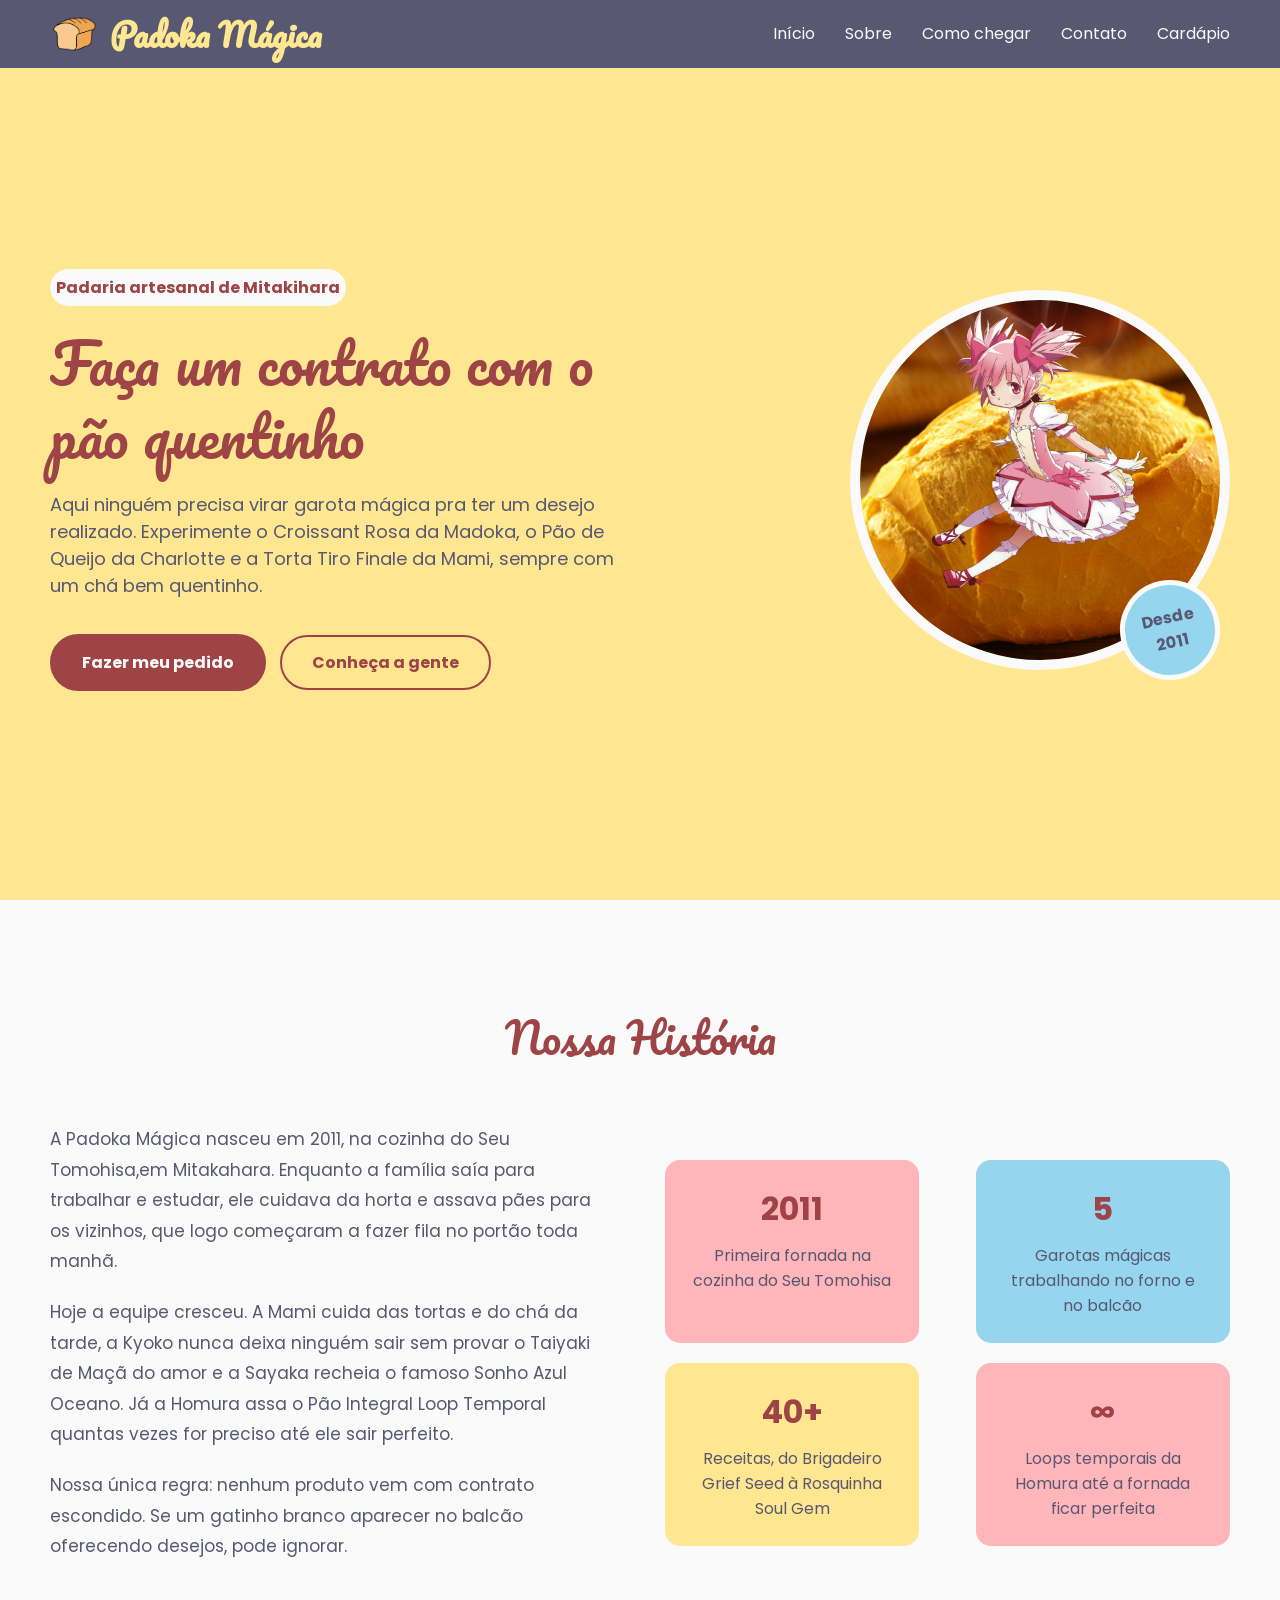
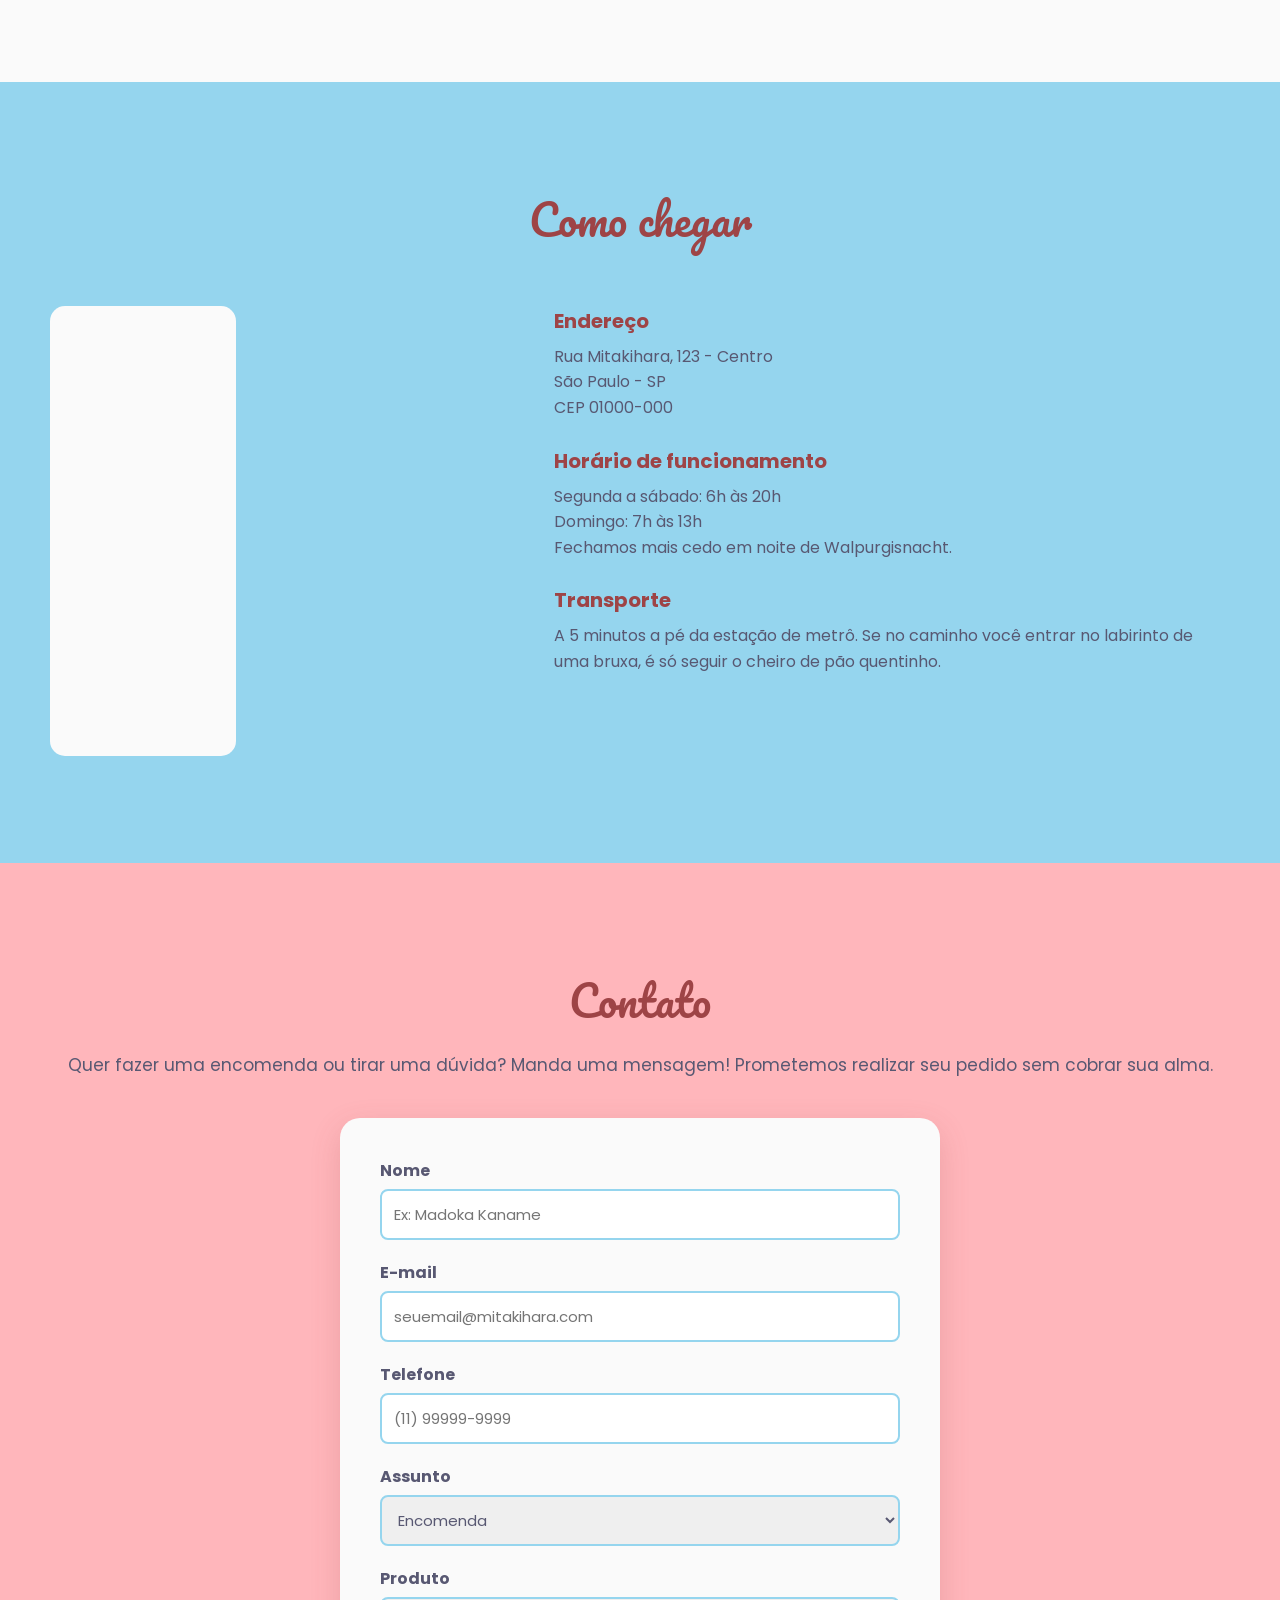
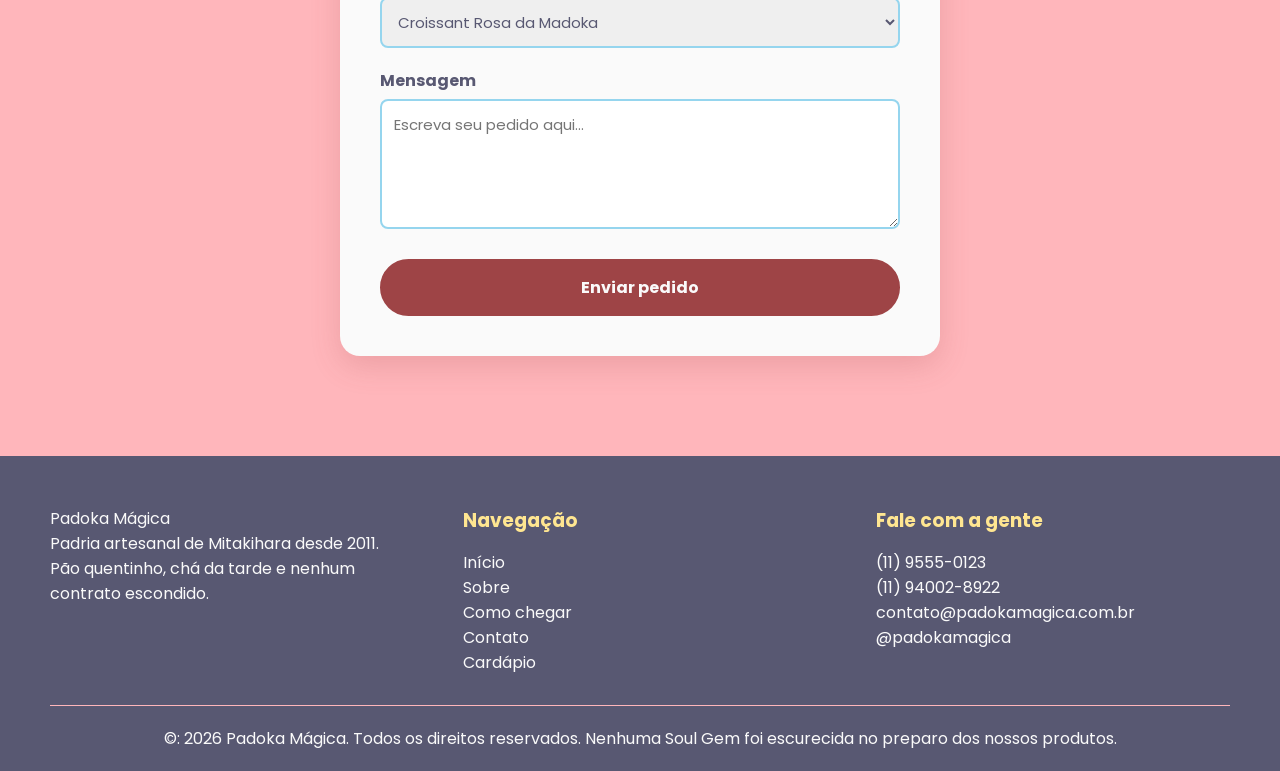
<file: index.html>
<!DOCTYPE html>
<html lang="pt-BR">
<head>
    <meta charset="UTF-8">
    <meta name="viewport" content="width=device-width, initial-scale=1.0">
    <title>Padoka Mágica</title>
    <link rel="stylesheet" href="./css/home.css">
</head>

<body>
    <header id="header" class="header">
        <div class="logoContainer">
        <img src="./assets/img/LogoImage.png" alt="Logo da Padoka">
        <h1>Padoka Mágica</h1>
        </div>

        <nav class="navigation">
        <a href="./index.html#hero">Início</a>
        <a href="./index.html#historia">Sobre</a>
        <a href="./index.html#comoChegar">Como chegar</a>
        <a href="./index.html#contato">Contato</a>
        <a href="./cardapio.html">Cardápio</a>
        </nav>
    </header>

    <main id="content" class="content">
        <section id="hero" class="hero">
            <div class="heroTexto">
                <p class="heroTag">Padaria artesanal de Mitakihara</p>
                <h1 class="heroTitulo">Faça um contrato com o pão quentinho</h1>
                <p class="heroSubtitulo">Aqui ninguém precisa virar garota mágica pra ter um desejo realizado. Experimente o Croissant Rosa da Madoka, o Pão de Queijo da Charlotte e a Torta Tiro Finale da Mami, sempre com um chá bem quentinho.</p>
                <div class="heroBotoes">
                    <a href="#contato" class="botao">Fazer meu pedido</a>
                    <a href="#historia" class="botaoSecundario">Conheça a gente</a>
                </div>
            </div>
            <div class="heroImagem">
                <div class="circulo">
            <img src="./assets/img/Madoka.png" alt="Madoka" class="madoka"/>       
            <img src="./assets/img/heroImage.png" alt="Pão quentinho" class="pao"/>
                </div>
                <p class="selo">Desde<br />2011</p>
            </div> 
        </section>

        <section id="historia" class="historia">
            <h2 class="tituloSecao">Nossa História</h2>
            <div class="historiaConteudo">
                <div class="historiaTexto">
                    <p>
                        A Padoka Mágica nasceu em 2011, na cozinha do Seu Tomohisa,em Mitakahara. Enquanto a família saía para trabalhar e estudar, ele cuidava da horta e assava pães para os vizinhos, que logo começaram a fazer fila no portão toda manhã.
                    </p>
                    <p>
                        Hoje a equipe cresceu. A Mami cuida das tortas e do chá da tarde, a Kyoko nunca deixa ninguém sair sem provar o Taiyaki de Maçã do amor e a Sayaka recheia o famoso Sonho Azul Oceano. Já a Homura assa o Pão Integral Loop Temporal quantas vezes for preciso até ele sair perfeito.
                    </p>
                    <p>
                        Nossa única regra: nenhum produto vem com contrato escondido. Se um gatinho branco aparecer no balcão oferecendo desejos, pode ignorar.
                    </p>
            </div>
            <div class="historiaCards">
                <div class="card">
                    <span class="cardNumero">2011</span>
                    <p>Primeira fornada na cozinha do Seu Tomohisa</p>
                </div>
                <div class="card cardAzul">
                    <span class="cardNumero">5</span>
                    <p>Garotas mágicas trabalhando no forno e no balcão</p>
                </div>
                <div class="card cardAmarelo">
                    <span class="cardNumero">40+</span>
                    <p>Receitas, do Brigadeiro Grief Seed à Rosquinha Soul Gem</p>
                </div>
                <div class="card">
                    <span class="cardNumero">&infin;</span>
                    <p>Loops temporais da Homura até a fornada ficar perfeita</p>
              </div>
            </div>
        </section>
        <section id="comoChegar" class="comoChegar">
            <h2 class="tituloSecao">Como chegar</h2>
            <div class="comoChegarConteudo">
                <div class="mapa">
                    <iframe src="https://www.google.com/maps/embed?pb=!1m23!1m12!1m3!1d14616.156319491494!2d-46.64157255!3d-23.674560399999997!2m3!1f0!2f0!3f0!3m2!1i1024!2i768!4f13.1!4m8!3e6!4m0!4m5!1s0x94ce596a7bf46e53%3A0xace8aa3c0e803d2b!2sChest%20of%20Wonders%20-%20Maid%20caf%C3%A9%2C%20R.%20Galv%C3%A3o%20Bueno%2C%20580%20-%20Liberdade%2C%20S%C3%A3o%20Paulo%20-%20SP%2C%2001506-000!3m2!1d-23.5607831!2d-46.6349376!5e0!3m2!1spt-BR!2sbr!4v1793501936637!5m2!1spt-BR!2sbr" width="600" height="450" style="border:0;" allowfullscreen="" loading="lazy" referrerpolicy="strict-origin-when-cross-origin" title="Mapa da Padoca Mágica"></iframe>
                </div>
                <div class="infoEndereco">
                    <h3>Endereço</h3>
                    <p>Rua Mitakihara, 123 - Centro<br />São Paulo - SP<br />CEP 01000-000</p>

                    <h3>Horário de funcionamento</h3>
                    <p>
                        Segunda a sábado: 6h às 20h<br />Domingo: 7h às 13h<br />Fechamos mais cedo em noite de Walpurgisnacht.
                    </p>

                    <h3>Transporte</h3>
                    <p>
                        A 5 minutos a pé da estação de metrô. Se no caminho você entrar no labirinto de uma bruxa, é só seguir o cheiro de pão quentinho.
                    </p>
                </div>
            </div>
        </section>
        <section id="contato" class="contato">
            <h2 class="tituloSecao">Contato</h2>
            <p class="contatoTexto">Quer fazer uma encomenda ou tirar uma dúvida? Manda uma mensagem! Prometemos realizar seu pedido sem cobrar sua alma.</p>

            <form id="formContato" class="formulario" action="#">
                <label for="nome">Nome</label>
                <input
                type="text"
                id="nome"
                name="nome"
                placeholder="Ex: Madoka Kaname"
                required />

                <label for="email">E-mail</label>
                <input
                type="email"
                id="email"
                name="email"
                placeholder="seuemail@mitakihara.com"
                required />

                <label for="telefone">Telefone</label>
                <input
                type="tel"
                id="telefone"
                name="telefone"
                placeholder="(11) 99999-9999" />

                <label for="assunto">Assunto</label>
                <select id="assunto" name="assunto">
                    <option value="encomenda">Encomenda</option>
                    <option value="duvida">Dúvida</option>
                    <option value="elogio">Elogio</option>
                    <option value="desejo">Fazer um desejo (não recomendamos)</option>
                </select>

                <label for="produto">Produto</label>
                <select id="produto" name="produto">
                    <option value="croissant">Croissant Rosa da Madoka</option>
                    <option value="paoQueijo">Pão de queijo da Charlotte</option>
                    <option value="torta">Torta Tiro Finale da Mami</option>
                    <option value="taiyaki">Taiyaki de Maçã do Amor da Kyoko</option>
                    <option value="sonho">Sonho Azul Oceano da Sayaka</option>
                    <option value="integral">Pão Integral Loop Temporal da Homura</option>
                    <option value="rosquina">Rosquinha Soul Gem</option>
                    <option value="brigadeiro">Brigadeiro Grief Seed</option>
                    <option value="cafe">Café Walpurgisnacht (extra forte)</option>
                </select>

                <label for="mensagem">Mensagem</label>
                <textarea
                id="mensagem"
                name="mensagem"
                placeholder="Escreva seu pedido aqui..."
                required></textarea>

                <button type="submit" class="botaoEnviar">Enviar pedido</button>
            </form>
        </section>
    </main>
    <footer id="footer" class="footer">
        <div class="rodapeContainer">
            <div class="rodapeColuna">
                <p class="logoRodape">Padoka Mágica</p>
                <p>Padria artesanal de Mitakihara desde 2011. Pão quentinho, chá da tarde e nenhum contrato escondido.</p>
        </div>
        <div class="rodapeColuna">
            <h3>Navegação</h3>
            <a href="./index.html#hero">Início</a>
            <a href="./index.html#historia">Sobre</a>
            <a href="./index.html#comoChegar">Como chegar</a>
            <a href="./index.html#contato">Contato</a>
            <a href="">Cardápio</a>
        </div>
        <div class="rodapeColuna">
            <h3>Fale com a gente</h3>
            <p>(11) 9555-0123</p>
            <p>(11) 94002-8922</p>
            <p>contato@padokamagica.com.br</p>
            <P>@padokamagica</P>
        </div>
        </div>
        <div class="copyright">
    <p>&copy: 2026 Padoka Mágica. Todos os direitos reservados. Nenhuma Soul Gem foi escurecida no preparo dos nossos produtos.</p>
        </div>        
    </footer>
</body>
</html>
</file>
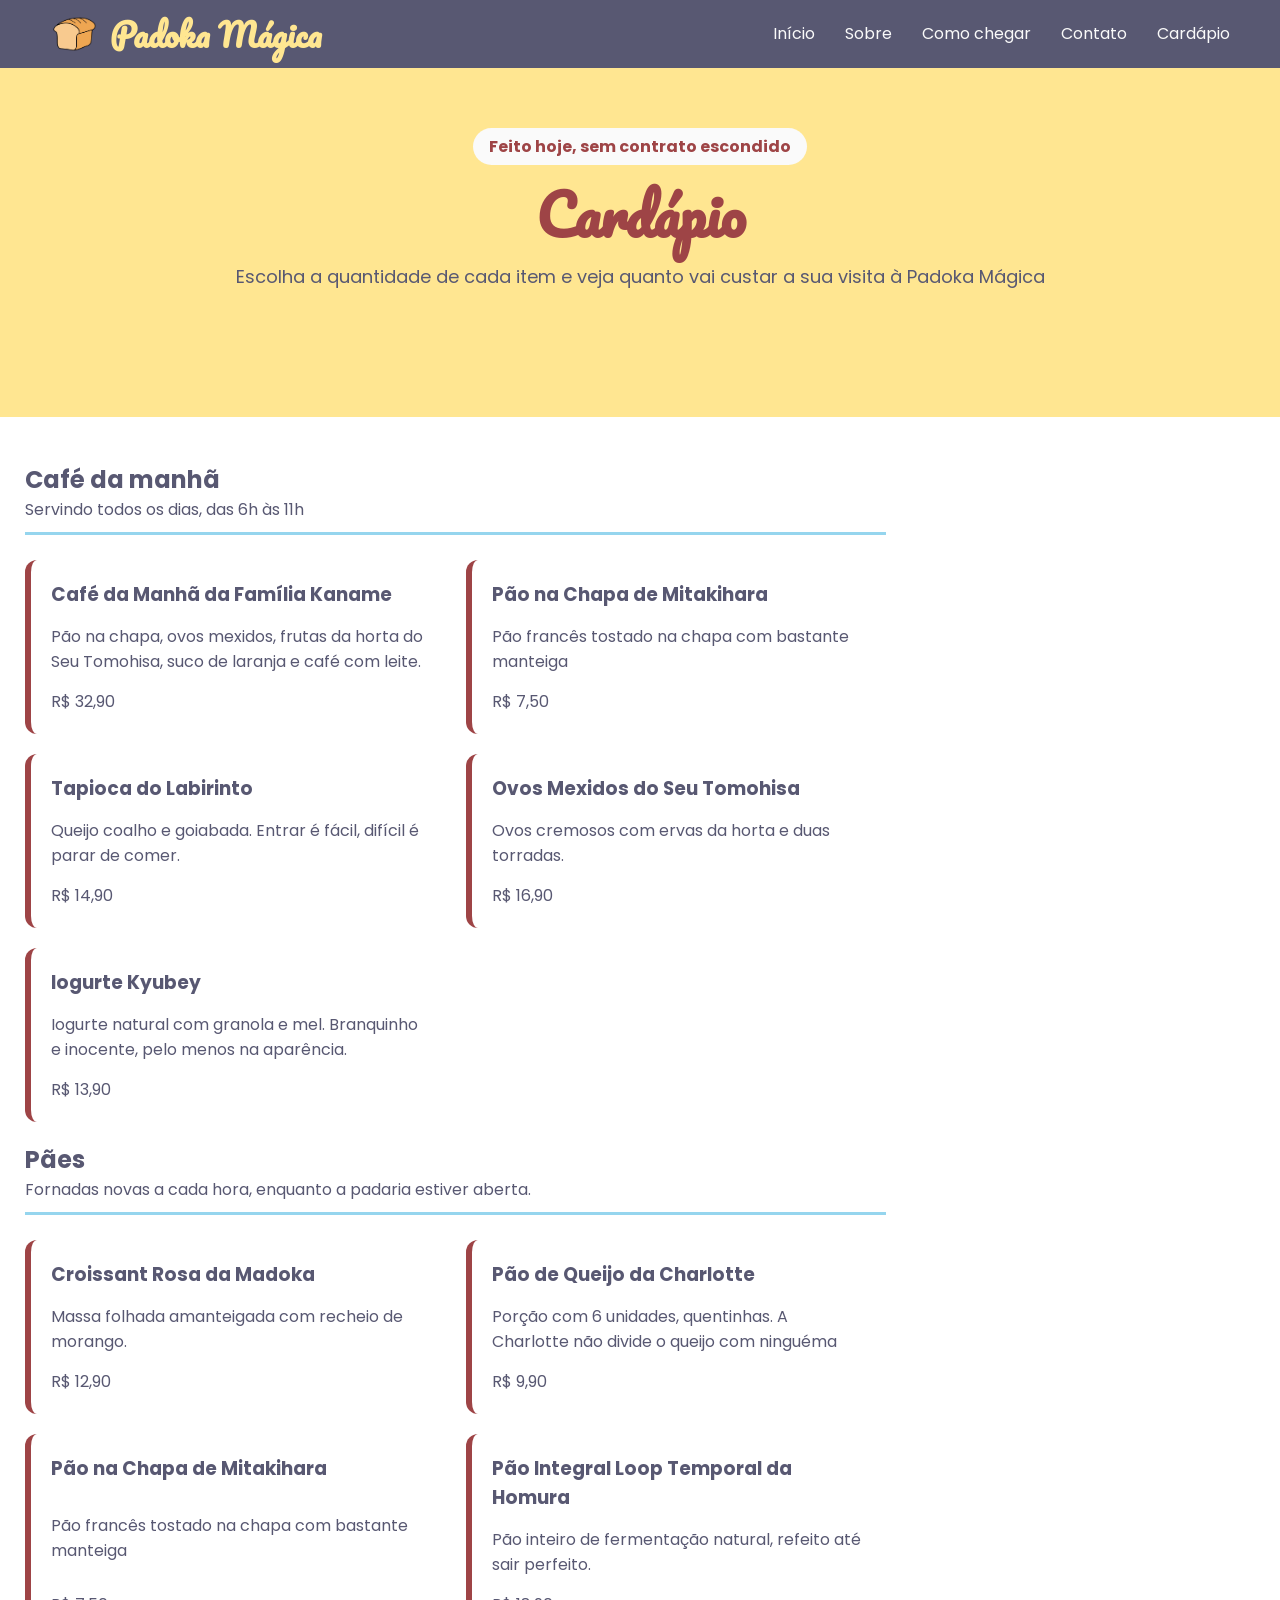
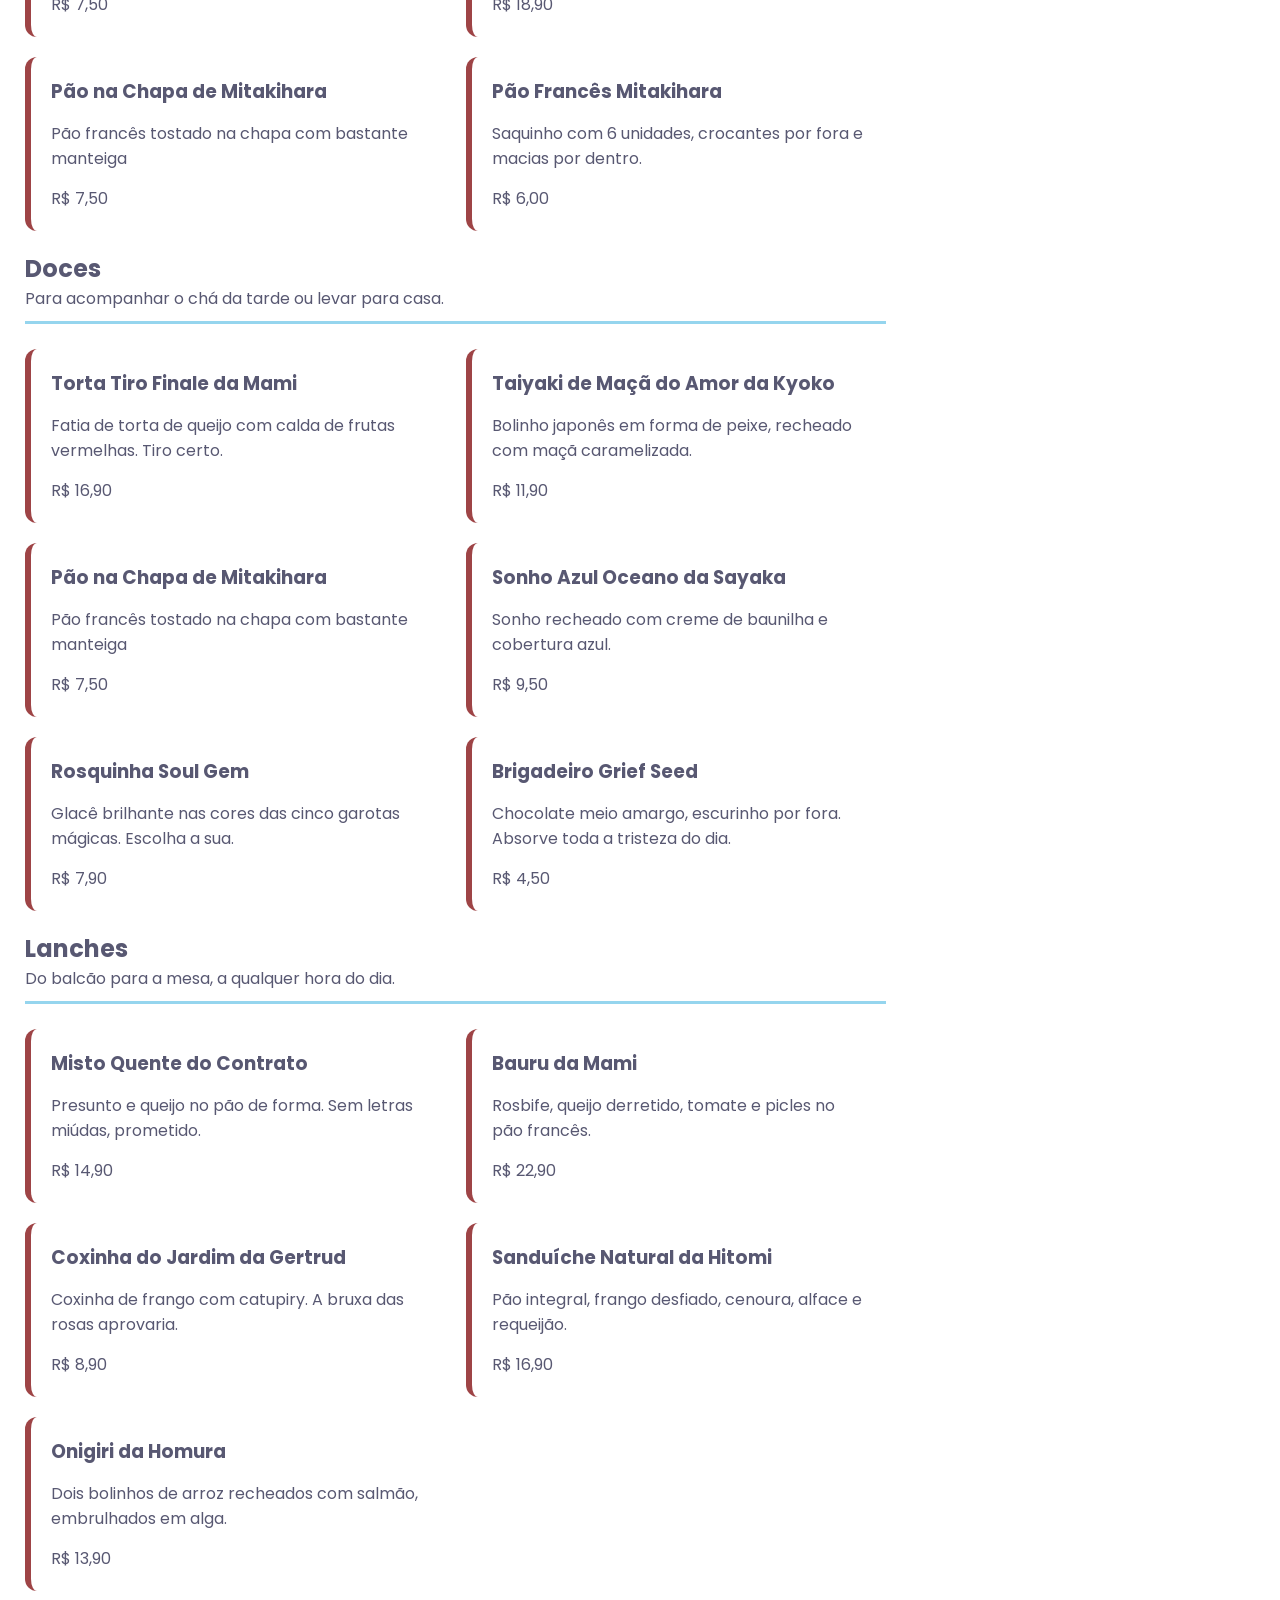
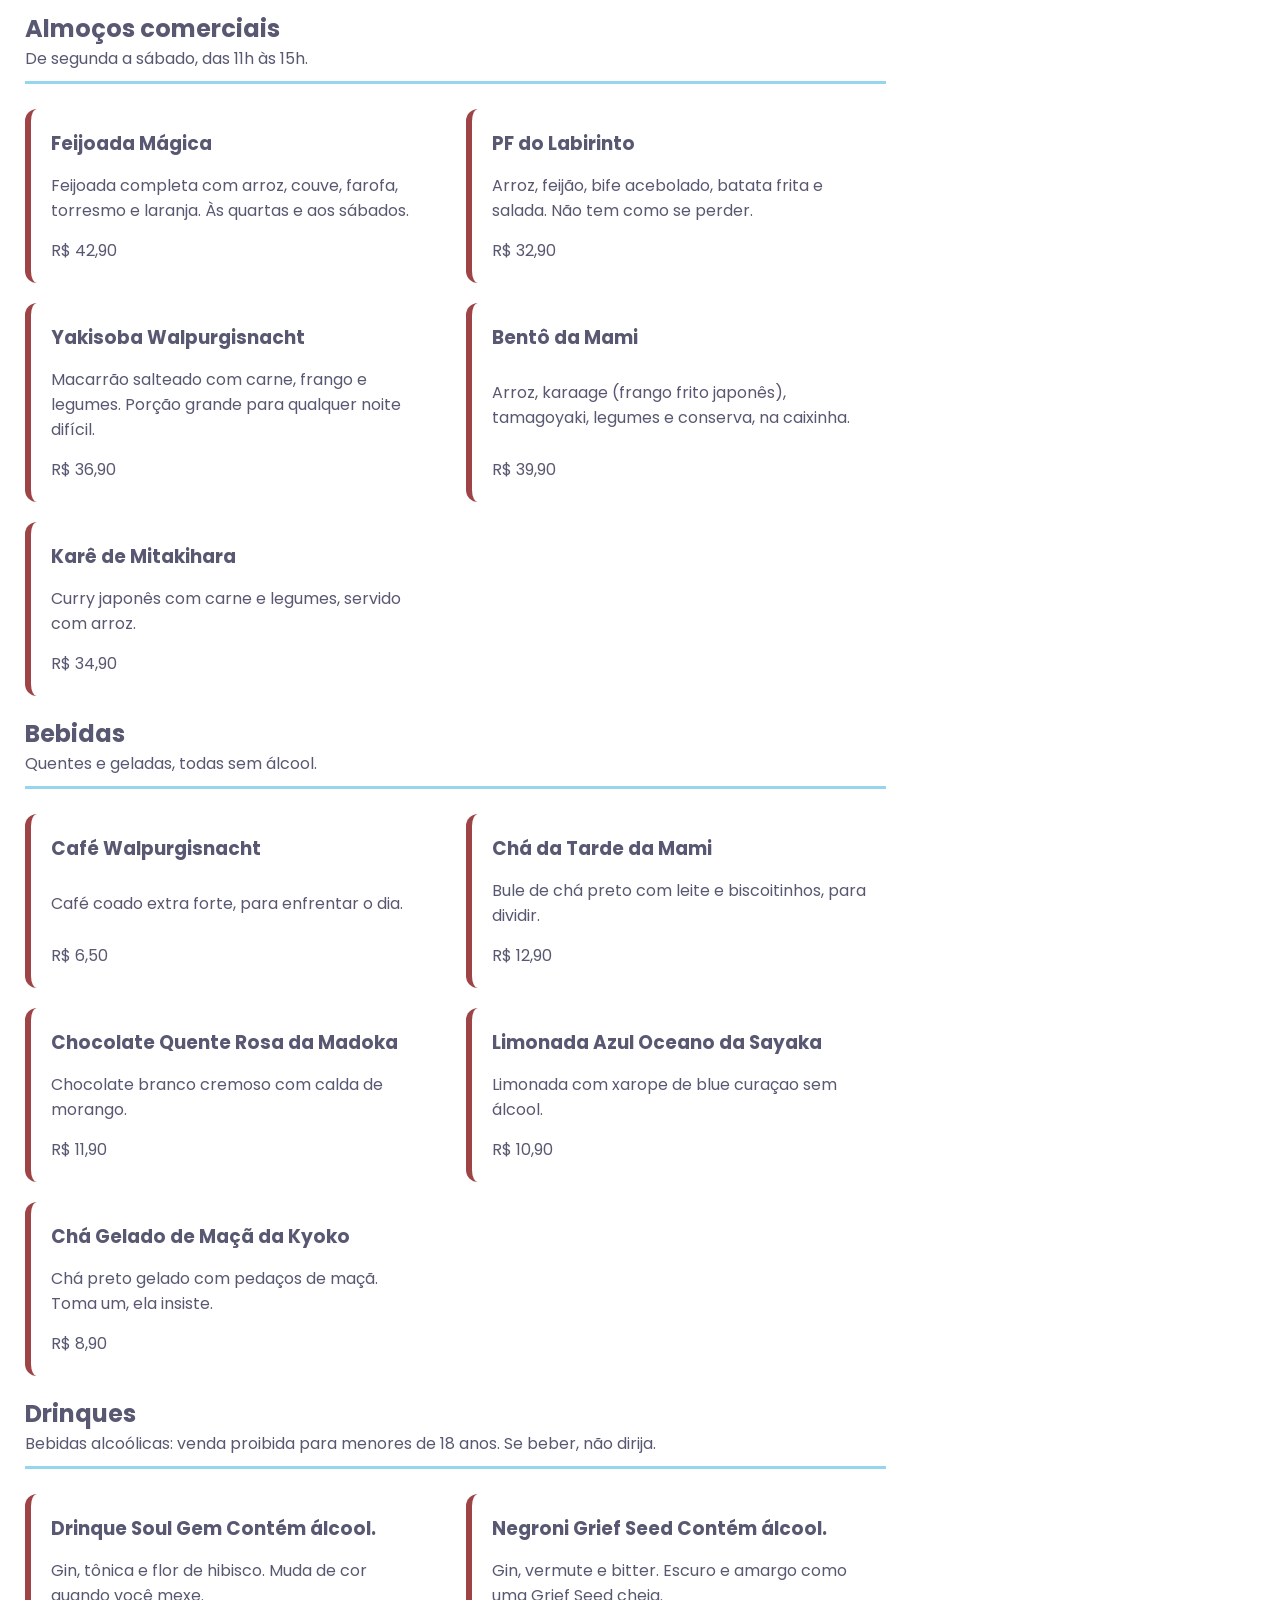
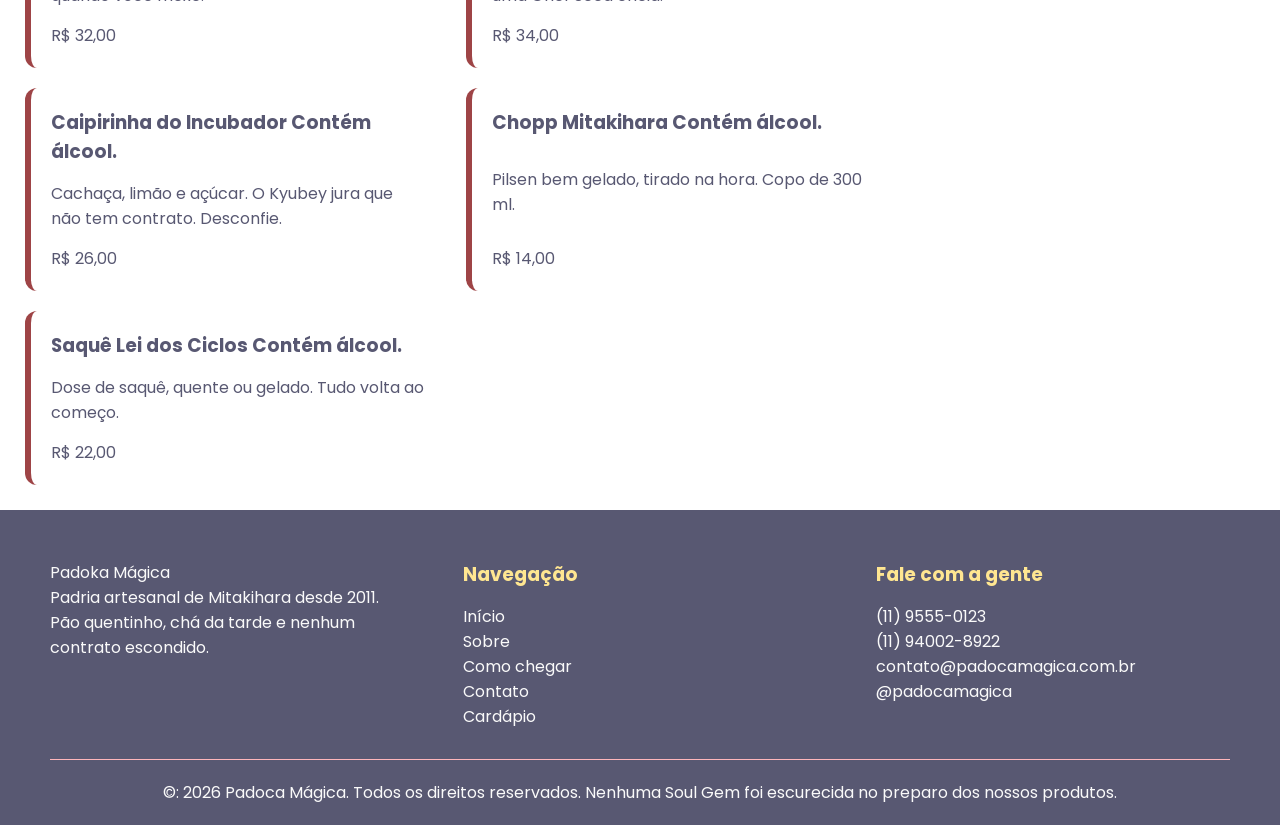
<file: cardapio.html>
<!DOCTYPE html>
<html lang="pt-BR">

<head>
    <meta charset="UTF-8">
    <meta name="viewport" content="width=device-width, initial-scale=1.0">
    <title>Cardápio</title>
    <link rel="stylesheet" href="./css/cardapio.css">
</head>

<body>
    <header id="header" class="header">
        <div class="logoContainer">
            <img src="./assets/img/LogoImage.png" alt="Logo da Padoca">
            <h1>Padoka Mágica</h1>
        </div>

        <nav class="navigation">
            <a href="./index.html#hero">Início</a>
            <a href="./index.html#hero">Sobre</a>
            <a href="./index.html#hero">Como chegar</a>
            <a href="./index.html#hero">Contato</a>
            <a href="">Cardápio</a>
        </nav>
    </header>

    <main id="content" class="content">
        <section id="cardapioTopo" class="cardapioTopo">
            <p class="cardapioTag">Feito hoje, sem contrato escondido</p>
            <h1 class="cardapioTitulo">Cardápio</h1>
            <p class="cardapioSubtitulo">Escolha a quantidade de cada item e veja quanto vai custar a sua visita à
                Padoka Mágica</p>
        </section>

        <form id="formCardapio" class="cardapioConteudo" action="#">
            <div class="listaCategorias">
                <section id="cafeDaManha" class="categoria">
                    <div class="categoriaHeader">
                        <h2>Café da manhã</h2>
                        <p>Servindo todos os dias, das 6h às 11h</p>
                    </div>
                    <div class="listaItens">
                        <div class="item">
                            <h3 class="itemNome">Café da Manhã da Família Kaname</h3>
                            <p class="itemDescricao">Pão na chapa, ovos mexidos, frutas da horta do Seu Tomohisa, suco
                                de laranja e café com leite.</p>
                            <p class="itemPreco">R$ 32,90</p>
                        </div>
                        <div class="item">
                            <h3 class="itemNome">Pão na Chapa de Mitakihara</h3>
                            <p class="itemDescricao">Pão francês tostado na chapa com bastante manteiga</p>
                            <p class="itemPreco">R$ 7,50</p>
                        </div>
                        <div class="item">
                            <h3 class="itemNome">Tapioca do Labirinto</h3>
                            <p class="itemDescricao">Queijo coalho e goiabada. Entrar é fácil, difícil é parar de
                                comer.</p>
                            <p class="itemPreco">R$ 14,90</p>
                        </div>
                        <div class="item">
                            <h3 class="itemNome">Ovos Mexidos do Seu Tomohisa</h3>
                            <p class="itemDescricao">Ovos cremosos com ervas da horta e duas torradas.</p>
                            <p class="itemPreco">R$ 16,90</p>
                        </div>
                        <div class="item">
                            <h3 class="itemNome">Iogurte Kyubey</h3>
                            <p class="itemDescricao">Iogurte natural com granola e mel. Branquinho e inocente, pelo
                                menos na aparência.</p>
                            <p class="itemPreco">R$ 13,90</p>
                        </div>
                    </div>
                </section>


                <section id="paes" class="categoria">
                    <div class="categoriaHeader">
                        <h2>Pães</h2>
                        <p>Fornadas novas a cada hora, enquanto a padaria estiver aberta.</p>
                    </div>
                    <div class="listaItens">
                        <div class="item">
                            <h3 class="itemNome">Croissant Rosa da Madoka</h3>
                            <p class="itemDescricao">Massa folhada amanteigada com recheio de morango.</p>
                            <p class="itemPreco">R$ 12,90</p>
                        </div>
                        <div class="item">
                            <h3 class="itemNome">Pão de Queijo da Charlotte</h3>
                            <p class="itemDescricao">Porção com 6 unidades, quentinhas. A Charlotte não
                                divide o queijo com ninguéma</p>
                            <p class="itemPreco">R$ 9,90</p>
                        </div>
                        <div class="item">
                            <h3 class="itemNome">Pão na Chapa de Mitakihara</h3>
                            <p class="itemDescricao">Pão francês tostado na chapa com bastante manteiga</p>
                            <p class="itemPreco">R$ 7,50</p>
                        </div>
                        <div class="item">
                            <h3 class="itemNome">Pão Integral Loop Temporal da Homura</h3>
                            <p class="itemDescricao">Pão inteiro de fermentação natural, refeito até sair
                                perfeito.</p>
                            <p class="itemPreco">R$ 18,90</p>
                        </div>
                        <div class="item">
                            <h3 class="itemNome">Pão na Chapa de Mitakihara</h3>
                            <p class="itemDescricao">Pão francês tostado na chapa com bastante manteiga</p>
                            <p class="itemPreco">R$ 7,50</p>
                        </div>
                        <div class="item">
                            <h3 class="itemNome">Pão Francês Mitakihara</h3>
                            <p class="itemDescricao">Saquinho com 6 unidades, crocantes por fora e macias
                                por dentro.</p>
                            <p class="itemPreco">R$ 6,00</p>
                        </div>
                    </div>
                </section>


                <section id="doces" class="categoria">
                    <div class="categoriaHeader">
                        <h2>Doces</h2>
                        <p>Para acompanhar o chá da tarde ou levar para casa.</p>
                    </div>
                    <div class="listaItens">
                        <div class="item">
                            <h3 class="itemNome">Torta Tiro Finale da Mami</h3>
                            <p class="itemDescricao">Fatia de torta de queijo com calda de frutas
                                vermelhas. Tiro certo.</p>
                            <p class="itemPreco">R$ 16,90</p>
                        </div>
                        <div class="item">
                            <h3 class="itemNome">Taiyaki de Maçã do Amor da Kyoko</h3>
                            <p class="itemDescricao">Bolinho japonês em forma de peixe, recheado com
                                maçã caramelizada.</p>
                            <p class="itemPreco">R$ 11,90</p>
                        </div>
                        <div class="item">
                            <h3 class="itemNome">Pão na Chapa de Mitakihara</h3>
                            <p class="itemDescricao">Pão francês tostado na chapa com bastante
                                manteiga</p>
                            <p class="itemPreco">R$ 7,50</p>
                        </div>
                        <div class="item">
                            <h3 class="itemNome">Sonho Azul Oceano da Sayaka</h3>
                            <p class="itemDescricao">Sonho recheado com creme de baunilha e
                                cobertura azul.</p>
                            <p class="itemPreco">R$ 9,50</p>
                        </div>
                        <div class="item">
                            <h3 class="itemNome">Rosquinha Soul Gem</h3>
                            <p class="itemDescricao">Glacê brilhante nas cores das cinco garotas
                                mágicas. Escolha a sua.</p>
                            <p class="itemPreco">R$ 7,90</p>
                        </div>
                        <div class="item">
                            <h3 class="itemNome">Brigadeiro Grief Seed</h3>
                            <p class="itemDescricao">Chocolate meio amargo, escurinho por fora.
                                Absorve toda a tristeza do dia.</p>
                            <p class="itemPreco">R$ 4,50</p>
                        </div>
                    </div>
                </section>


                <section id="lanches" class="categoria">
                    <div class="categoriaHeader">
                        <h2>Lanches</h2>
                        <p>Do balcão para a mesa, a qualquer hora do dia.</p>
                    </div>
                    <div class="listaItens">
                        <div class="item">
                            <h3 class="itemNome">Misto Quente do Contrato</h3>
                            <p class="itemDescricao">Presunto e queijo no pão de forma. Sem
                                letras miúdas, prometido.</p>
                            <p class="itemPreco">R$ 14,90</p>
                        </div>
                        <div class="item">
                            <h3 class="itemNome">Bauru da Mami</h3>
                            <p class="itemDescricao">Rosbife, queijo derretido, tomate e
                                picles no pão francês.</p>
                            <p class="itemPreco">R$ 22,90</p>
                        </div>
                        <div class="item">
                            <h3 class="itemNome">Coxinha do Jardim da Gertrud</h3>
                            <p class="itemDescricao">Coxinha de frango com catupiry. A bruxa
                                das rosas aprovaria.</p>
                            <p class="itemPreco">R$ 8,90</p>
                        </div>
                        <div class="item">
                            <h3 class="itemNome">Sanduíche Natural da Hitomi</h3>
                            <p class="itemDescricao">Pão integral, frango desfiado, cenoura,
                                alface e requeijão.</p>
                            <p class="itemPreco">R$ 16,90</p>
                        </div>
                        <div class="item">
                            <h3 class="itemNome">Onigiri da Homura</h3>
                            <p class="itemDescricao">Dois bolinhos de arroz recheados com
                                salmão, embrulhados em alga.</p>
                            <p class="itemPreco">R$ 13,90</p>
                        </div>
                    </div>
                </section>


                <section id="almoco" class="categoria">
                    <div class="categoriaHeader">
                        <h2>Almoços comerciais</h2>
                        <p>De segunda a sábado, das 11h às 15h.</p>
                    </div>
                    <div class="listaItens">
                        <div class="item">
                            <h3 class="itemNome">Feijoada Mágica</h3>
                            <p class="itemDescricao">Feijoada completa com arroz,
                                couve, farofa, torresmo e laranja. Às quartas e aos
                                sábados.</p>
                            <p class="itemPreco">R$ 42,90</p>
                        </div>
                        <div class="item">
                            <h3 class="itemNome">PF do Labirinto</h3>
                            <p class="itemDescricao">Arroz, feijão, bife acebolado,
                                batata frita e salada. Não tem como se perder.</p>
                            <p class="itemPreco">R$ 32,90</p>
                        </div>
                        <div class="item">
                            <h3 class="itemNome">Yakisoba Walpurgisnacht</h3>
                            <p class="itemDescricao">Macarrão salteado com carne,
                                frango e legumes. Porção grande para qualquer noite
                                difícil.</p>
                            <p class="itemPreco">R$ 36,90</p>
                        </div>
                        <div class="item">
                            <h3 class="itemNome">Bentô da Mami</h3>
                            <p class="itemDescricao">Arroz, karaage (frango frito
                                japonês), tamagoyaki, legumes e conserva, na
                                caixinha.</p>
                            <p class="itemPreco">R$ 39,90</p>
                        </div>
                        <div class="item">
                            <h3 class="itemNome">Karê de Mitakihara</h3>
                            <p class="itemDescricao">Curry japonês com carne e
                                legumes, servido com arroz.</p>
                            <p class="itemPreco">R$ 34,90</p>
                        </div>
                    </div>
                </section>


                <section id="bebidas" class="categoria">
                    <div class="categoriaHeader">
                        <h2>Bebidas</h2>
                        <p>Quentes e geladas, todas sem álcool.</p>
                    </div>
                    <div class="listaItens">
                        <div class="item">
                            <h3 class="itemNome">Café Walpurgisnacht</h3>
                            <p class="itemDescricao">Café coado extra forte,
                                para enfrentar o dia.</p>
                            <p class="itemPreco">R$ 6,50</p>
                        </div>
                        <div class="item">
                            <h3 class="itemNome">Chá da Tarde da Mami</h3>
                            <p class="itemDescricao">Bule de chá preto com
                                leite e biscoitinhos, para dividir.</p>
                            <p class="itemPreco">R$ 12,90</p>
                        </div>
                        <div class="item">
                            <h3 class="itemNome">Chocolate Quente Rosa da
                                Madoka</h3>
                            <p class="itemDescricao">Chocolate branco
                                cremoso com calda de morango.</p>
                            <p class="itemPreco">R$ 11,90</p>
                        </div>
                        <div class="item">
                            <h3 class="itemNome">Limonada Azul Oceano da
                                Sayaka</h3>
                            <p class="itemDescricao">Limonada com xarope de
                                blue curaçao sem álcool.</p>
                            <p class="itemPreco">R$ 10,90</p>
                        </div>
                        <div class="item">
                            <h3 class="itemNome">Chá Gelado de Maçã da Kyoko
                            </h3>
                            <p class="itemDescricao">Chá preto gelado com
                                pedaços de maçã. Toma um, ela insiste.</p>
                            <p class="itemPreco">R$ 8,90</p>
                        </div>
                    </div>
                </section>


                <section id="drinques" class="categoria">
                    <div class="categoriaHeader">
                        <h2>Drinques</h2>
                        <p>Bebidas alcoólicas: venda
                            proibida para menores de 18
                            anos. Se beber, não dirija.</p>
                    </div>
                    <div class="listaItens">
                        <div class="item">
                            <h3 class="itemNome">Drinque Soul
                                Gem
                                Contém álcool.</h3>
                            <p class="itemDescricao">Gin, tônica
                                e flor de hibisco. Muda de cor
                                quando você mexe.</p>
                            <p class="itemPreco">R$ 32,00</p>
                        </div>
                        <div class="item">
                            <h3 class="itemNome">Negroni Grief
                                Seed
                                Contém álcool.</h3>
                            <p class="itemDescricao">Gin,
                                vermute e bitter. Escuro e
                                amargo como uma Grief Seed
                                cheia.</p>
                            <p class="itemPreco">R$ 34,00</p>
                        </div>
                        <div class="item">
                            <h3 class="itemNome">Caipirinha do
                                Incubador
                                Contém álcool.</h3>
                            <p class="itemDescricao">Cachaça,
                                limão e açúcar. O Kyubey jura
                                que não tem contrato. Desconfie.
                            </p>
                            <p class="itemPreco">R$ 26,00</p>
                        </div>
                        <div class="item">
                            <h3 class="itemNome">Chopp
                                Mitakihara
                                Contém álcool.</h3>
                            <p class="itemDescricao">Pilsen bem
                                gelado, tirado na hora. Copo de
                                300 ml.</p>
                            <p class="itemPreco">R$ 14,00</p>
                        </div>
                        <div class="item">
                            <h3 class="itemNome">Saquê Lei dos
                                Ciclos
                                Contém álcool.</h3>
                            <p class="itemDescricao">Dose de
                                saquê, quente ou gelado. Tudo
                                volta ao começo.</p>
                            <p class="itemPreco">R$ 22,00</p>
                        </div>
                    </div>
                </section>
            </div>
        </form>
    </main>

    <footer id="footer" class="footer">
        <div class="rodapeContainer">
            <div class="rodapeColuna">
                <p class="logoRodape">Padoka Mágica</p>
                <p>Padria artesanal de Mitakihara desde 2011. Pão quentinho, chá da tarde e nenhum contrato escondido.
                </p>
            </div>
            <div class="rodapeColuna">
                <h3>Navegação</h3>
                <a href="./index.html#hero">Início</a>
                <a href="./index.html#historia">Sobre</a>
                <a href="./index.html#comoChegar">Como chegar</a>
                <a href="./index.html#contato">Contato</a>
                <a href="">Cardápio</a>
            </div>
            <div class="rodapeColuna">
                <h3>Fale com a gente</h3>
                <p>(11) 9555-0123</p>
                <p>(11) 94002-8922</p>
                <p>contato@padocamagica.com.br</p>
                <P>@padocamagica</P>
            </div>
        </div>
        <div class="copyright">
            <p>&copy: 2026 Padoca Mágica. Todos os direitos reservados. Nenhuma Soul Gem foi escurecida no preparo dos
                nossos produtos.</p>
        </div>
    </footer>
</body>
</html>
</file>
<file: css/home.css>
@import url(layout.css);

a {
    text-decoration: none;
}
.hero {
    display: flex;
    align-items: center;
    justify-content: space-between;
    min-height: 100vh;
    padding: 120px 50px 60px 50px;
    background-color: var(--cor-amarela);
}

.heroTexto {
    width: 50%;
}

.heroTag {
    background-color: var(--cor-branca);
    color: var(--cor-vermelho);
    font-weight: bold;

    width: fit-content;

    padding: 6px;
    margin-bottom: 20px;

    border-radius: 20px;
}

.heroTitulo {
    color: var(--cor-vermelho);

    font-family: "Fonte Titulo";
    font-size: 56px;
    font-weight: 300;
    line-height: 1.3;

    margin-bottom: 20px;
}

.heroSubtitulo {
    margin-bottom: 35px;
    font-size: large;
}

.botao {
    display: inline-block;
    background-color: var(--cor-vermelho);
    color: var(--cor-branca);

    border: 2px solid var(--cor-vermelho);
    border-radius: 30px;

    padding: 14px 30px;
    font-weight: bold;
    transition: 300ms;
}

.botaoSecundario {
    margin-left: 10px;
    background-color: transparent;
    
    border: 2px solid var(--cor-vermelho);
    border-radius: 30px;

    color: var(--cor-vermelho);
    padding: 14px 30px;
    font-weight: bold;
    transition: 300ms;
}

.botao:hover {
    background-color: #742B2C;
    border-color: #742B2C;
    transform: translateY(-3px);
}

.botaoSecundario:hover {
    background-color: var(--cor-vermelho);
    border-color: var(--cor-vermelho);
    color: var(--cor-branca);
}

.heoImagem {
    width: 45px;
    display: flex;
    justify-content: center;
    position: relative;
}

.circulo {
    width: 380px;
    height: 380px;
    border: 10px solid var(--cor-branca);
    border-radius: 50%;
    overflow: hidden;
    position: relative;
}

.madoka {
    position: absolute;
    width: 80%;
    bottom: 0;
    left: 10%;
    transform: translateY(-6.5%) scale(-0.75, 0.75);
    z-index: 2;
}

.pao {
    position: absolute;
    width: 100%;
    height: 100%;
    object-fit: cover;
    z-index: 1;
}

.selo {
    position: absolute;
    bottom: 220px;
    right: 60px;
    z-index: 3;

    height: 100px;
    width: 100px;

    background-color: var(--cor-azul);
    border: 5px solid var(--cor-branca);
    border-radius: 50%;

    display: flex;
    justify-content: center;
    align-items: center;
    text-align: center;
    font-weight: bold;

    transform: rotate(-12deg);
}

.historia {
    padding: 100px 50px;
    background-color: var(--cor-branca);
}

.tituloSecao {
    margin-bottom: 50px;

    font-family: "Fonte Titulo";
    font-size: 42px;
    font-weight: 300;
    text-align: center;
    color: var(--cor-vermelho);
}

.historiaConteudo {
    display: flex;
    align-items: center;
    gap: 50px;
}

.historiaTexto {
    width: 50%;
}

.historiaTexto p {
    margin-bottom: 20px;
    font-size: 17px;
    line-height: 1.8;
}

.historiaCards {
    width: 50%;
    display: flex;
    flex-wrap: wrap;
    justify-content: space-between;
    gap: 20px;
}

.card {
    width: 45%;
    padding: 25px;

    background-color: var(--cor-rosa);
    border-radius: 15px;
    text-align: center;
    transition: 300ms;
}

.card:hover {
    transform: scale(1.05);
}

.cardNumero {
    display: block;
    margin-bottom: 10px;

    font-size: 32px;
    font-weight: bold;
    color: var(--cor-vermelho);
}

.cardAzul {
    background-color: var(--cor-azul);
}

.cardAmarelo {
    background-color: var(--cor-amarela);
}

.comoChegar {
    padding: 100px 50px;
    background-color: var(--cor-azul);
}

.comoChegarConteudo {
    display: flex;
    gap: 40px;
}

.mapa {
    width: 60%;
}

.mapa iframe {
    width: 40%;
    padding: 35px;
    background-color: var(--cor-branca);
    border-radius: 15px;
}

.infoEndereco h3 {
    margin-bottom: 8px;
    font-size: 20px;
    color: var(--cor-vermelho);
}

.infoEndereco p {
    margin-bottom: 25px;
    line-height: 1.6;
}

.contato {
    padding: 100px 50px;
    background-color: var(--cor-rosa);
}

.contato .tituloSecao {
    margin-bottom: 15px;
}

.contatoTexto {
    margin-bottom: 40px;
    font-size: 17px;
    text-align: center;
}

.formulario {
    display: flex;
    flex-direction: column;

    max-width: 600px;
    margin: 0 auto;
    padding: 40px;

    background-color: var(--cor-branca);
    border-radius: 20px;
    box-shadow: 0px 10px 30px rgba(158, 68, 70, 0.2);
}

.formulario label {
    margin-bottom: 6px;
    font-weight: bold;
}

.formulario input, .formulario select, .formulario textarea {
    margin-bottom: 20px;
    padding: 12px;

    border: 2px solid var(--cor-azul);
    border-radius: 8px;

    font-family: inherit;
    font-size: 15px;
    color: var(--cor-roxa);
}

.formulario input:focus, .formulario select:focus,
.formulario textarea:focus {
    outline: none;
    border-color: var(--cor-vermelho);
}

.formulario textarea {
    height: 130px;
    resize: vertical;
}

.botaoEnviar {
    margin-top: 10px;
    font-family: inherit;
    font-size: 16px;
    cursor: pointer;
    display: inline-block;
    background-color: var(--cor-vermelho);
    color: var(--cor-branca);

    border: 2px solid var(--cor-vermelho);
    border-radius: 30px;

    padding: 14px 30px;
    font-weight: bold;
    transition: 300ms;
}

@media (max-width: 768px) {
    .hero {
        flex-direction: column;
        padding: 190px 20px 60px;
    }

    .heroTexto, .heroImagem {
        width: 100%;
    }

    .heroTexto {
        text-align: center;
    }

    .heroTag {
        margin: 0 auto 20px;
    }

    .heroTitulo {
        font-size: 38px;
    }

    .botaoSecundario {
        margin-left: 0;
        margin-top: 10px;
    }

    .circulo {
        width: 250px;
        height: 250px;
        margin-top: 40px;
    }

    .selo {
        width: 85px;
        height: 85px;
        right: 20px;
        font-size: 14px;
    }

    .historia, .comoChegar,
    .contato {
        padding: 70px 20px;
    }

    .tituloSecao {
        font-size: 34px;
    }

    .historiaConteudo, .comoChegarConteudo {
        flex-direction: column;
    }

    .historiaTexto, .historiaCards,
    .mapa, .infoEndereco, .card {
        width: 100%;
    }

    .formulario {
        padding: 25px;
    }
}
</file>
<file: css/cardapio.css>
@import url(layout.css);

a {
    text-decoration:none ;
}

.cardapioTopo {
    background-color: var(--cor-amarela);
    text-align: center;
    padding: calc(var(--altura-do-header) + 60px);
}

.cardapioTag {
    background-color: var(--cor-branca);
    color: var(--cor-vermelho);
    font-weight: bold;

    width: fit-content;
    padding: 6px 16px;
    margin: auto;
    border-radius: 20px;
}

.cardapioTitulo {
    color: var(--cor-vermelho);

    font-family: 'Fonte Titulo';
    font-size: 56px;
}

.cardapioSubtitulo {
    font-size: large;
    margin: auto;
}

.cardapioConteudo {
    display: flex;
    align-items: flex-start;
    padding: 25px;
}

.listaCategorias {
    width: 70%;
    display: flex;
    flex-direction: column;
}

.categoriaHeader {
    border-bottom: 3px solid var(--cor-azul);
    margin-bottom: 25px;
    padding-bottom: 10px;
}

.categoria {
    margin-top: 20px;
}

.listaItens {
    display: flex;
    flex-wrap: wrap;
    gap: 20px;
}

.item {
    width: calc(50% - 10px);
    padding: 20px;

    display: flex;
    justify-content: space-between;
    flex-direction: column;
    align-items: flex-start;
    gap: 15px;
    border-left: 6px solid var(--cor-vermelho);
    border-radius: 12px;
}
</file>
